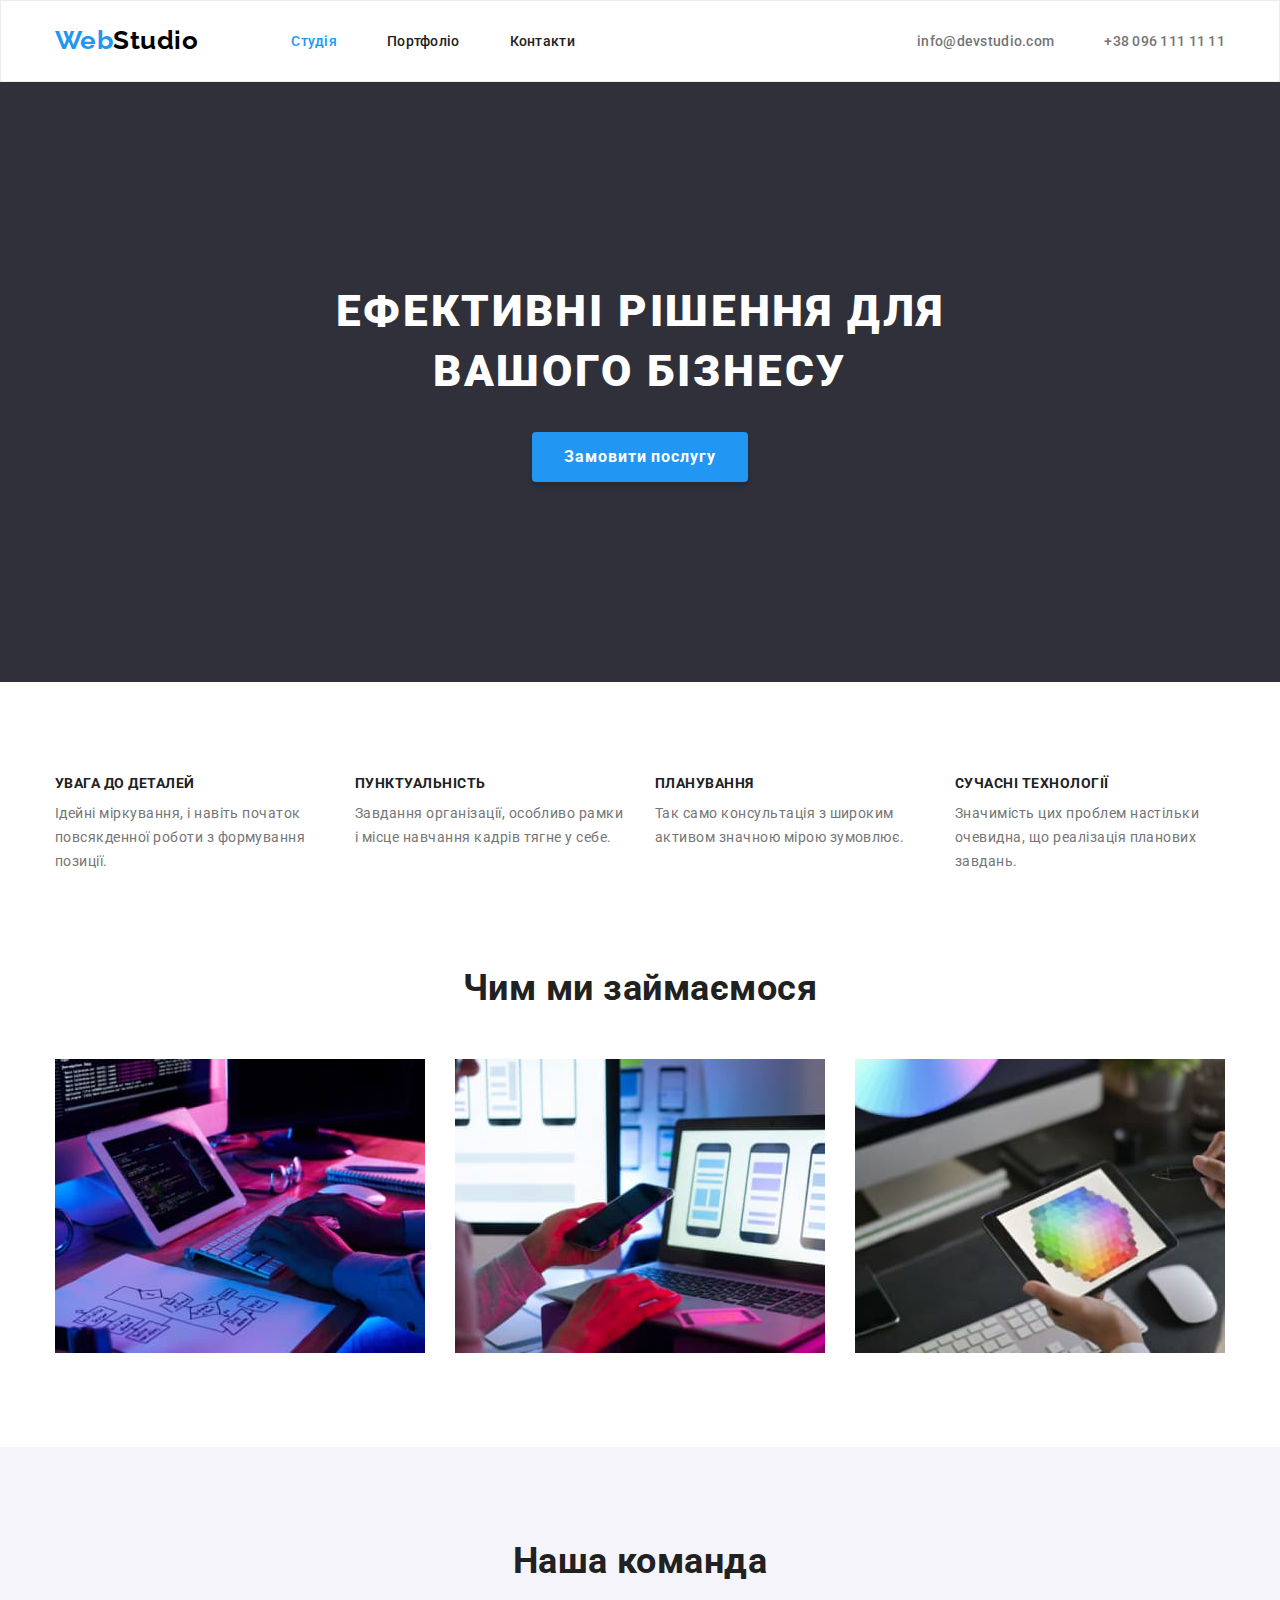
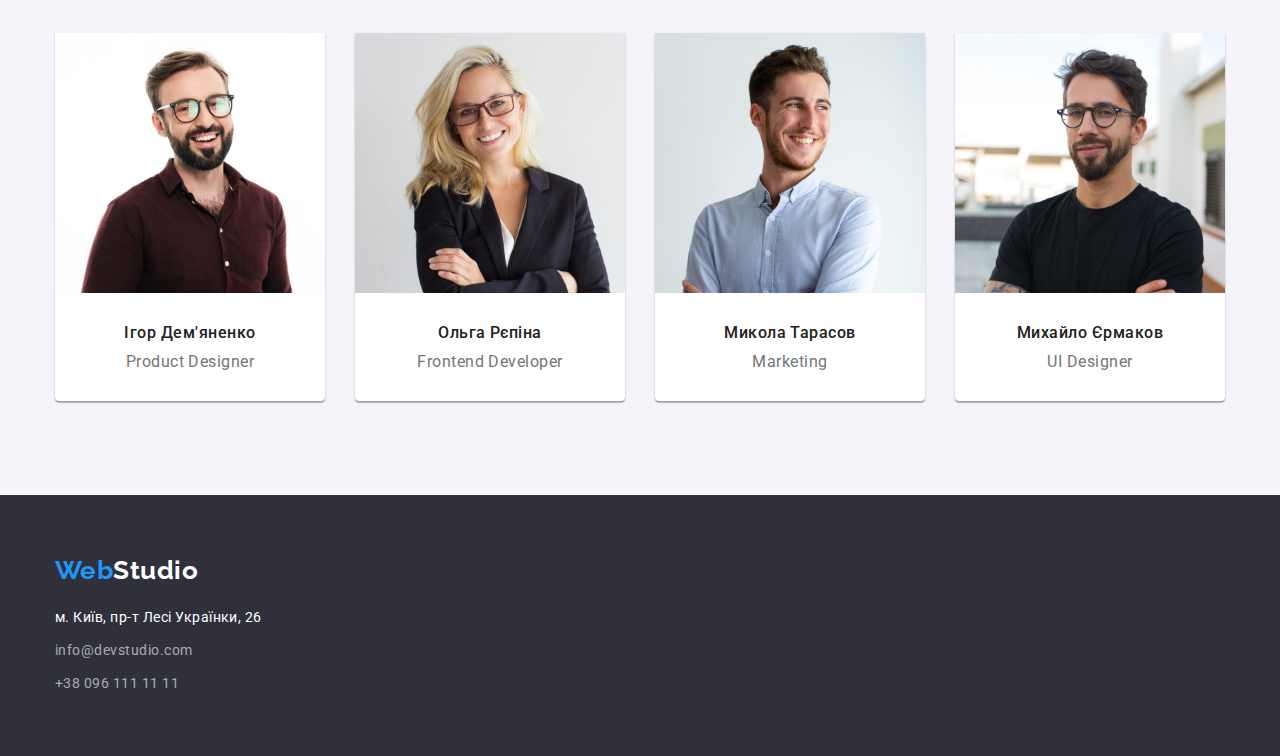
<file: index.html>
<!DOCTYPE html>
<html lang="uk">
  <head>
    <meta charset="UTF-8" />
    <meta name="viewport" content="width=device-width, initial-scale=1.0" />
    <title>Document</title>

    <link rel="preconnect" href="https://fonts.googleapis.com" />
    <link rel="preconnect" href="https://fonts.gstatic.com" crossorigin />
    <link
      href="https://fonts.googleapis.com/css2?family=Raleway:wght@700&family=Roboto:wght@400;500;700;900&display=swap"
      rel="stylesheet"
    />
    <link
      rel="stylesheet"
      href="https://cdnjs.cloudflare.com/ajax/libs/modern-normalize/0.6.0/modern-normalize.min.css"
    />
    <link rel="stylesheet" href="./css/styles.css" />
  </head>
  <!-- Шапка -->
  <body class="page">
    <header>
      <div class="container nav-container">
        <nav class="main-container">
          <a href="./index.html" class="header logo">
            <span>Web</span>Studio
          </a>

          <ul class="site-nav list">
            <li class="site-nav-item">
              <a href="./index.html" class="nav-link link current">Студія</a>
            </li>
            <li class="site-nav-item">
              <a href="./portfolio.html" class="nav-link link">Портфоліо</a>
            </li>
            <li class="site-nav-item">
              <a href="" class="nav-link link">Контакти</a>
            </li>
          </ul>
        </nav>
        <ul class="contact list">
          <li>
            <a href="mailto:info@devstudio.com" class="link mail"
              >info@devstudio.com</a
            >
          </li>
          <li>
            <a href="tel:+380961111111" class="link telefon"
              >+38 096 111 11 11</a
            >
          </li>
        </ul>
      </div>
    </header>

    <main>
      <!-- Герой -->
      <section class="section main-hero">
        <h1 class="hero-title">Ефективні рішення для вашого бізнесу</h1>
        <button class="button" type="button">Замовити послугу</button>
      </section>

      <!-- Переваги -->
      <section class="section benefit-section">
        <div class="container benefit-container">
          <!-- Заголовок h2 для хайду в майбутньому-->
          <h2 class="visually-hidden">Переваги компанії</h2>
          <ul class="list benefit-list">
            <li class="benefit-item">
              <h3 class="benefit-title">УВАГА ДО ДЕТАЛЕЙ</h3>
              <p class="benefit-text">
                Ідейні міркування, і навіть початок повсякденної роботи з
                формування позиції.
              </p>
            </li>

            <li class="benefit-item">
              <h3 class="benefit-title">ПУНКТУАЛЬНІСТЬ</h3>
              <p class="benefit-text">
                Завдання організації, особливо рамки і місце навчання кадрів
                тягне у себе.
              </p>
            </li>

            <li class="benefit-item">
              <h3 class="benefit-title">ПЛАНУВАННЯ</h3>
              <p class="benefit-text">
                Так само консультація з широким активом значною мірою зумовлює.
              </p>
            </li>

            <li class="benefit-item">
              <h3 class="benefit-title">СУЧАСНІ ТЕХНОЛОГІЇ</h3>
              <p class="benefit-text">
                Значимість цих проблем настільки очевидна, що реалізація
                планових завдань.
              </p>
            </li>
          </ul>
        </div>
      </section>

      <!--Сфера діяльності-->
      <section class="section works-section">
        <div class="container works-container">
          <h2 class="works-section-title">Чим ми займаємося</h2>
          <ul class="list list-works">
            <li>
              <img src="./images/image1.jpg" alt="Верстка сайту" width="370" />
            </li>

            <li>
              <img
                src="./images/image2.jpg"
                alt="Тестування сайту"
                width="370"
              />
            </li>

            <li>
              <img src="./images/image3.jpg" alt="Дизайн" width="370" />
            </li>
          </ul>
        </div>
      </section>

      <!-- Команда -->
      <section class="section team-section">
        <div class="container team-container">
          <h2 class="team-section-header">Наша команда</h2>

          <ul class="list list-team">
            <li class="list-team-item">
              <img src="./images/team1.jpg" alt="Спеціаліст 1" width="270" />
              <div class="team-section-card">
                <h3 class="team-section-title">Ігор Дем'яненко</h3>
                <p class="team-section-text" lang="en">Product Designer</p>
              </div>
            </li>

            <li class="list-team-item">
              <img src="./images/team2.jpg" alt="Спеціаліст 2" width="270" />
              <div class="team-section-card">
                <h3 class="team-section-title">Ольга Рєпіна</h3>
                <p class="team-section-text" lang="en">Frontend Developer</p>
              </div>
            </li>

            <li class="list-team-item">
              <img src="./images/team3.jpg" alt="Спеціаліст 3" width="270" />
              <div class="team-section-card">
                <h3 class="team-section-title">Микола Тарасов</h3>
                <p class="team-section-text" lang="en">Marketing</p>
              </div>
            </li>

            <li class="list-team-item">
              <img src="./images/team4.jpg" alt="Спеціаліст 4" width="270" />
              <div class="team-section-card">
                <h3 class="team-section-title">Михайло Єрмаков</h3>
                <p class="team-section-text" lang="en">UI Designer</p>
              </div>
            </li>
          </ul>
        </div>
      </section>
    </main>

    <!-- Footer -->
    <footer class="footer-section">
      <div class="footer-container">
        <a href="./index.html" class="footer logo"> <span>Web</span>Studio</a>
        <address>
          <ul class="list">
            <li class="footer-items">
              <a
                href="https://www.google.com.ua/maps/place/%D0%B1%D1%83%D0%BB%D1%8C%D0%B2%D0%B0%D1%80+%D0%9B%D0%B5%D1%81%D1%96+%D0%A3%D0%BA%D1%80%D0%B0%D1%97%D0%BD%D0%BA%D0%B8,+26,+%D0%9A%D0%B8%D1%97%D0%B2,+02000/@50.4265841,30.5361971,17z/data=!3m1!4b1!4m5!3m4!1s0x40d4cf0e033ecbe9:0x57a4dffefec77da0!8m2!3d50.4265807!4d30.5383858"
                class="address"
                target="_blank"
                rel="noopener noreferrer"
                >м. Київ, пр-т Лесі Українки, 26</a
              >
            </li>
            <li class="footer-items">
              <a href="mailto:info@devstudio.com" class="mail"
                >info@devstudio.com</a
              ><br />
            </li>
            <li class="footer-items">
              <a href="tel:+380961111111" class="telephone"
                >+38 096 111 11 11</a
              >
            </li>
          </ul>
        </address>
      </div>
    </footer>
  </body>
</html>
</file>
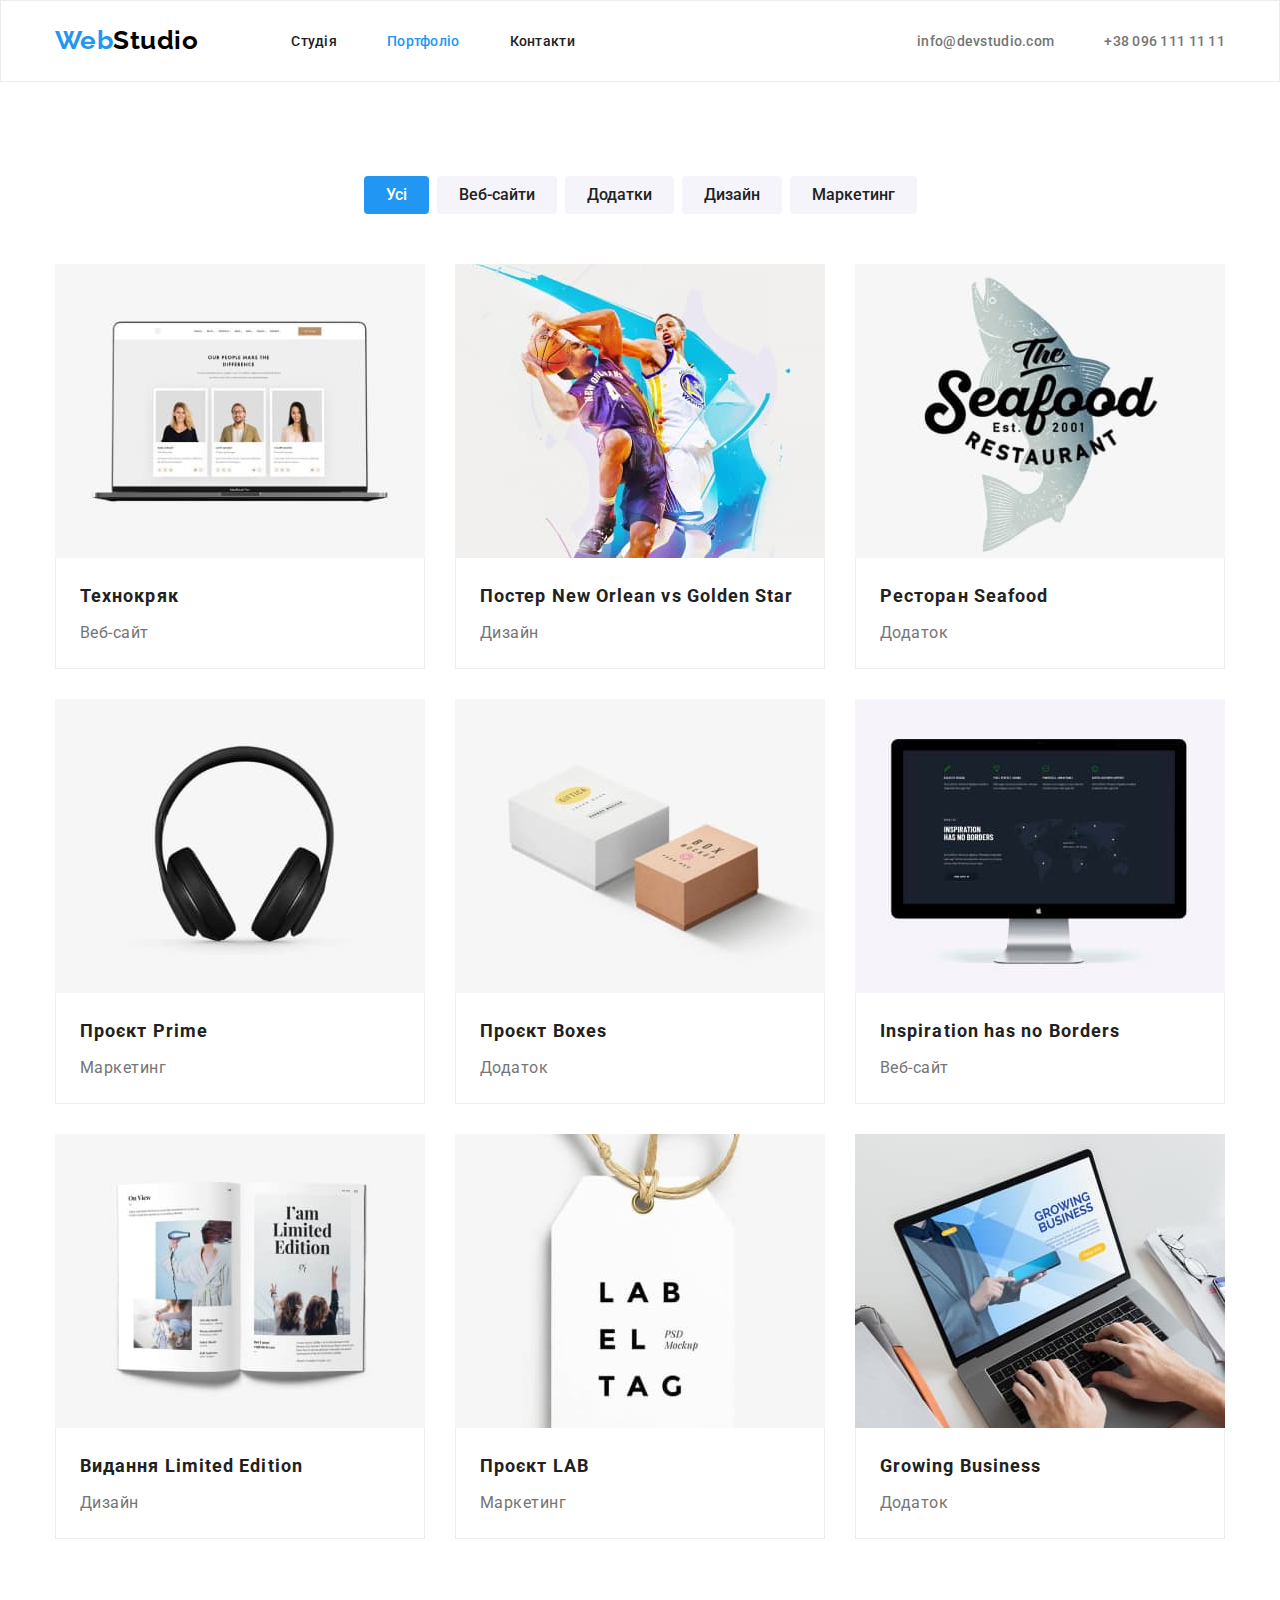
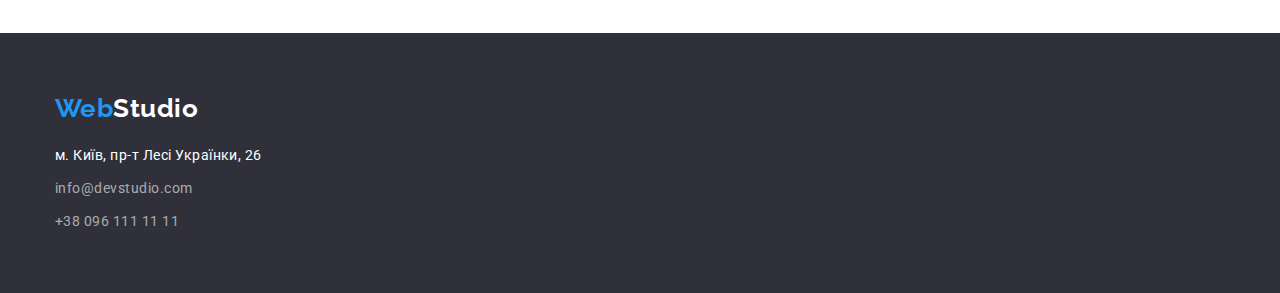
<file: portfolio.html>
<!DOCTYPE html>
<html lang="uk">
  <head>
    <meta charset="UTF-8" />
    <meta name="viewport" content="width=device-width, initial-scale=1.0" />
    <title>Document</title>

    <link rel="preconnect" href="https://fonts.googleapis.com" />
    <link rel="preconnect" href="https://fonts.gstatic.com" crossorigin />
    <link
      href="https://fonts.googleapis.com/css2?family=Raleway:wght@700&family=Roboto:wght@400;500;700;900&display=swap"
      rel="stylesheet"
    />
    <link
      rel="stylesheet"
      href="https://cdnjs.cloudflare.com/ajax/libs/modern-normalize/0.6.0/modern-normalize.min.css"
    />
    <link rel="stylesheet" href="./css/styles.css" />
  </head>
  <!-- Шапка -->
  <body class="page">
    <header>
      <div class="container nav-container">
        <nav class="main-container">
          <a href="./index.html" class="header logo">
            <span>Web</span>Studio
          </a>

          <ul class="site-nav list">
            <li class="site-nav-item">
              <a href="./index.html" class="nav-link link">Студія</a>
            </li>
            <li class="site-nav-item">
              <a href="./portfolio.html" class="nav-link link current"
                >Портфоліо</a
              >
            </li>
            <li class="site-nav-item">
              <a href="" class="nav-link link">Контакти</a>
            </li>
          </ul>
        </nav>
        <ul class="contact list">
          <li>
            <a href="mailto:info@devstudio.com" class="link mail"
              >info@devstudio.com</a
            >
          </li>
          <li>
            <a href="tel:+380961111111" class="link telefon"
              >+38 096 111 11 11</a
            >
          </li>
        </ul>
      </div>
    </header>
    <main class="container section portfolio">
      <!-- Заголовок для хайду в майбутньому -->
      <h1 class="portfolio-title visually-hidden">Наші роботи</h1>

      <div class="button-container">
        <ul class="list portfolio-filters">
          <li class="filter">
            <button class="filter-button current" type="button">Усі</button>
          </li>
          <li class="filter">
            <button class="filter-button" type="button">Веб-сайти</button>
          </li>
          <li class="filter">
            <button class="filter-button" type="button">Додатки</button>
          </li>
          <li class="filter">
            <button class="filter-button" type="button">Дизайн</button>
          </li>
          <li class="filter">
            <button class="filter-button" type="button">Маркетинг</button>
          </li>
        </ul>
      </div>

      <div class="portfolio-container">
        <ul class="list portfolio-list">
          <li class="portfolio-example">
            <a href="" class="portfolio-link">
              <img
                src="./images/portfolio1.jpg"
                alt="ноутбук"
                width="370"
                class="portfolio-image"
              />
              <div class="portfolio-card-border">
                <h2 class="portfolio-example-title">Технокряк</h2>
                <p class="portfolio-example-text">Веб-сайт</p>
              </div>
            </a>
          </li>

          <li class="portfolio-example">
            <a href="" class="portfolio-link">
              <img
                src="./images/portfolio2.jpg"
                alt="баскетбол"
                width="370"
                class="portfolio-image"
              />
              <div class="portfolio-card-border">
                <h2 class="portfolio-example-title">
                  Постер New Orlean vs Golden Star
                </h2>
                <p class="portfolio-example-text">Дизайн</p>
              </div>
            </a>
          </li>

          <li class="portfolio-example">
            <a href="" class="portfolio-link">
              <img
                src="./images/portfolio3.jpg"
                alt="ресторан"
                width="370"
                class="portfolio-image"
              />
              <div class="portfolio-card-border">
                <h2 class="portfolio-example-title">Ресторан Seafood</h2>
                <p class="portfolio-example-text">Додаток</p>
              </div>
            </a>
          </li>

          <li class="portfolio-example">
            <a href="" class="portfolio-link">
              <img
                src="./images/portfolio4.jpg"
                alt="навушники"
                width="370"
                class="portfolio-image"
              />
              <div class="portfolio-card-border">
                <h2 class="portfolio-example-title">Проєкт Prime</h2>
                <p class="portfolio-example-text">Маркетинг</p>
              </div>
            </a>
          </li>

          <li class="portfolio-example">
            <a href="" class="portfolio-link">
              <img
                src="./images/portfolio5.jpg"
                alt="коробки"
                width="370"
                class="portfolio-image"
              />
              <div class="portfolio-card-border">
                <h2 class="portfolio-example-title">Проєкт Boxes</h2>
                <p class="portfolio-example-text">Додаток</p>
              </div>
            </a>
          </li>

          <li class="portfolio-example">
            <a href="" class="portfolio-link">
              <img
                src="./images/portfolio6.jpg"
                alt="монітор"
                width="370"
                class="portfolio-image"
              />
              <div class="portfolio-card-border">
                <h2 class="portfolio-example-title">
                  Inspiration has no Borders
                </h2>
                <p class="portfolio-example-text">Веб-сайт</p>
              </div>
            </a>
          </li>

          <li class="portfolio-example">
            <a href="" class="portfolio-link">
              <img
                src="./images/portfolio7.jpg"
                alt="книга"
                width="370"
                class="portfolio-image"
              />
              <div class="portfolio-card-border">
                <h2 class="portfolio-example-title">Видання Limited Edition</h2>
                <p class="portfolio-example-text">Дизайн</p>
              </div>
            </a>
          </li>

          <li class="portfolio-example">
            <a href="" class="portfolio-link">
              <img
                src="./images/portfolio8.jpg"
                alt="бірка"
                width="370"
                class="portfolio-image"
              />
              <div class="portfolio-card-border">
                <h2 class="portfolio-example-title">Проєкт LAB</h2>
                <p class="portfolio-example-text">Маркетинг</p>
              </div>
            </a>
          </li>
          <li class="portfolio-example">
            <a href="" class="portfolio-link">
              <img
                src="./images/portfolio9.jpg"
                alt="ноутбук"
                width="370"
                class="portfolio-image"
              />
              <div class="portfolio-card-border">
                <h2 class="portfolio-example-title">Growing Business</h2>
                <p class="portfolio-example-text">Додаток</p>
              </div>
            </a>
          </li>
        </ul>
      </div>
    </main>

    <!-- Footer -->
    <footer class="footer-section">
      <div class="footer-container">
        <a href="./index.html" class="footer logo"> <span>Web</span>Studio</a>
        <address>
          <ul class="list">
            <li class="footer-items">
              <a
                href="https://www.google.com.ua/maps/place/%D0%B1%D1%83%D0%BB%D1%8C%D0%B2%D0%B0%D1%80+%D0%9B%D0%B5%D1%81%D1%96+%D0%A3%D0%BA%D1%80%D0%B0%D1%97%D0%BD%D0%BA%D0%B8,+26,+%D0%9A%D0%B8%D1%97%D0%B2,+02000/@50.4265841,30.5361971,17z/data=!3m1!4b1!4m5!3m4!1s0x40d4cf0e033ecbe9:0x57a4dffefec77da0!8m2!3d50.4265807!4d30.5383858"
                class="address"
                target="_blank"
                rel="noopener noreferrer"
                >м. Київ, пр-т Лесі Українки, 26</a
              >
            </li>
            <li class="footer-items">
              <a href="mailto:info@devstudio.com" class="mail"
                >info@devstudio.com</a
              ><br />
            </li>
            <li class="footer-items">
              <a href="tel:+380961111111" class="telephone"
                >+38 096 111 11 11</a
              >
            </li>
          </ul>
        </address>
      </div>
    </footer>
  </body>
</html>
</file>
<file: css/styles.css>
:root {
  --primary-text-color: #212121;
  --secondary-text-color: #757575;
  --primary-hover-color: #2196f3;
  --logo-color-blue: #2196f3;
  --logo-color-black: #000000;
  --primary-white-color: #ffffff;
  --email-telephone-text-color: rgba(255, 255, 255, 0.6);
  --hero-background-color: #2f303a;
  --secondary-background-color: #ffffff;
  --team-background-color: #f5f4fa;
}

body {
  background-color: var(--primary-white-color);
  color: var(--primary-text-color);

  font-family: Roboto, sans-serif;
  letter-spacing: 0.03em;
}

.list {
  padding: 0;
  margin: 0;
  list-style: none;
}

.container {
  margin-left: auto;
  margin-right: auto;
  width: 1200px;
  padding-left: 15px;
  padding-right: 15px;
}

.section {
  padding-bottom: 94px;
  padding-top: 94px;
}

img {
  display: block;
}

h1,
h2,
h3,
p {
  margin: 0;
}

/* --------------- Header ------------------ */

.logo {
  font-family: Raleway, sans-serif;
  font-weight: 700;
  font-size: 26px;
  line-height: 1.2;
  text-decoration: none;
}

.logo span {
  color: var(--logo-color-blue);
}

.header.logo {
  color: var(--logo-color-black);
  margin-right: 93px;
  padding-top: 24px;
  padding-bottom: 25px;
}

.footer.logo {
  color: var(--primary-white-color);
}

header {
  border: 1px solid #ececec;
}
/* ---------------- nav design --------------- */

.nav-container {
  display: flex;
  justify-content: space-between;
  align-items: center;
}

.main-container {
  display: flex;
  align-items: center;
}
.site-nav {
  display: flex;
}

.site-nav .link {
  color: var(--primary-text-color);

  font-weight: 500;
  font-size: 14px;
  line-height: 1.14;
  letter-spacing: 0.02em;
  text-decoration: none;
  padding-bottom: 32px;
  padding-top: 32px;
}

.site-nav-item:not(:last-child) {
  margin-right: 50px;
}

.site-nav .link:hover,
.site-nav .link:focus {
  color: var(--primary-hover-color);
}

.site-nav .link.current {
  color: var(--primary-hover-color);
}

/* --------------- contact design -------------- */

.contact {
  display: flex;
}

.mail {
  margin-right: 50px;
}

.contact .link {
  color: var(--secondary-text-color);
  font-weight: 500;
  font-size: 14px;
  line-height: 1.14;
  letter-spacing: 0.02em;
  text-decoration: none;
  padding-top: 32px;
  padding-bottom: 32px;
}

.contact .link:hover,
.contact .link:focus {
  color: var(--primary-hover-color);
}

/* -------------- HERO ----------------- */

.main-hero {
  background: var(--hero-background-color);
  text-align: center;
  padding-top: 200px;
  padding-bottom: 200px;
}

.hero-title {
  color: var(--primary-white-color);
  font-weight: 900;
  font-size: 44px;
  line-height: 1.36;
  text-align: center;
  letter-spacing: 0.06em;
  text-transform: uppercase;
  margin-left: auto;
  margin-right: auto;
  margin-bottom: 30px;
  width: 696px;
}

.button {
  font-family: inherit;
  font-weight: 700;
  font-size: 16px;
  line-height: 1.88;
  align-items: center;
  text-align: center;
  letter-spacing: 0.06em;
  border: none;

  cursor: pointer;
  display: block;
  margin-top: 30px;
  margin-right: auto;
  margin-left: auto;
  min-width: 216px;
  padding: 10px 32px;
  border-radius: 4px;
  box-shadow: 0px 4px 4px rgba(0, 0, 0, 0.15);

  background-color: var(--primary-hover-color);
  color: var(--primary-white-color);
}

.button:focus,
.button:hover {
  background-color: var(--primary-hover-color);
  color: var(--primary-white-color);
}

/* --------------  benefit section ------------ */

.visually-hidden {
  position: absolute;
  width: 1px;
  height: 1px;
  margin: -1px;
  border: 0;
  padding: 0;

  white-space: nowrap;
  clip-path: inset(100%);
  clip: rect(0 0 0 0);
  overflow: hidden;
}

.benefit-section {
  padding-top: 94px;
  padding-bottom: 94px;
}

.benefit-container {
  width: 1200px;
  margin: 0 auto;
  padding: 0 15px;
}

.benefit-list {
  display: flex;
  justify-content: space-between;
  gap: 30px;
}

.benefit-item {
  flex-basis: calc((100% - 90px) / 4);
}

.benefit-title {
  font-weight: 700;
  font-size: 14px;
  line-height: 1.14;
  text-transform: uppercase;
  margin-bottom: 10px;
}

.benefit-text {
  color: var(--secondary-text-color);
  font-size: 14px;
  line-height: 1.71;
}

/* ----------------WORKS section ------------- */

.works-section {
  padding-top: 0;
}

.list-works {
  display: flex;
  /* gap: 30px; */
  justify-content: space-between;
}

.works-section-title {
  font-weight: 700;
  font-size: 36px;
  line-height: 1.16;
  text-align: center;
  margin-bottom: 50px;
}

/* --------------- TEAM section ---------------*/

.list-team {
  display: flex;
  gap: 30px;
}

.list-team-item {
  background-color: var(--primary-white-color);
  justify-content: space-between;
  flex-basis: calc((100% - 90px) / 4);
  box-shadow: 0px 1px 3px rgba(0, 0, 0, 0.12), 0px 1px 1px rgba(0, 0, 0, 0.14),
    0px 2px 1px rgba(0, 0, 0, 0.2);
  border-radius: 0px 0px 4px 4px;
}

.team-section-header {
  font-weight: 700;
  font-size: 36px;
  line-height: 1.16;
  text-align: center;
  margin-bottom: 50px;
}

.team-section-card {
  padding: 30px;
}

.team-section-title {
  font-weight: 500;
  font-size: 16px;
  line-height: 1.19;
  text-align: center;
  margin-bottom: 10px;
}

.team-section-text {
  color: var(--secondary-text-color);
  font-size: 16px;
  line-height: 1.19;
  text-align: center;
}

/* background for main section */

.benefit-section,
.works-section {
  background: var(--secondary-background-color);
}

.team-section {
  background: var(--team-background-color);
}

/* footer */

.footer.logo {
  display: block;
  margin-bottom: 20px;
}

.footer-items:not(:last-child) {
  margin-bottom: 9px;
}

.address {
  color: var(--primary-white-color);
  font-size: 14px;
  line-height: 1.7;
  font-style: normal;
  text-decoration: none;
}

.address:hover,
.address:focus {
  color: var(--primary-white-color);
}

.mail,
.telephone {
  color: var(--email-telephone-text-color);
  font-size: 14px;
  line-height: 1.7;
  font-style: normal;
  text-decoration: none;
}

.mail:hover,
.telephone:hover,
.mail:focus,
.telephone:focus {
  color: var(--email-telephone-text-color);
}

.footer-container {
  margin-left: auto;
  margin-right: auto;
  width: 1200px;
  padding-left: 15px;
  padding-right: 15px;
}

.footer-section {
  background: var(--hero-background-color);
  padding-bottom: 60px;
  padding-top: 60px;
}

/* PORTFOLIO PAGE */

.portfolio {
  background-color: var(--secondary-background-color);
  width: 1200px;
  padding-left: 15px;
  padding-right: 15px;
}

.portfolio-filters {
  display: flex;
  gap: 8px;
  justify-content: center;
  margin-bottom: 50px;
}

.filter {
  display: block;
}

.filter-button {
  display: block;
  font-family: inherit;
  font-style: inherit;
  font-weight: 500;
  font-size: 16px;
  line-height: 1.62;
  text-align: center;
  border: none;

  cursor: pointer;

  background-color: var(--team-background-color);
  color: var(--primary-text-color);
  padding: 6px 22px;
  border-radius: 4px;
}

.filter-button:hover,
.filter-button:focus {
  background-color: var(--primary-hover-color);
  color: var(--primary-white-color);
  box-shadow: 0px 3px 1px rgba(0, 0, 0, 0.1), 0px 1px 2px rgba(0, 0, 0, 0.08),
    0px 2px 2px rgba(0, 0, 0, 0.12);
}

.filter-button.current {
  background-color: var(--primary-hover-color);
  color: var(--primary-white-color);
}

.portfolio-list {
  display: flex;
  flex-wrap: wrap;
  gap: 30px;
  justify-content: center;
}

.portfolio-link {
  text-decoration: none;
}

.portfolio-example {
  background-color: var(--primary-white-color);
  flex-basis: ((100% - 90) / 3);
}

.portfolio-card-border {
  padding: 20px 24px;
  border-bottom: 1px solid #eeeeee;
  border-right: 1px solid #eeeeee;
  border-left: 1px solid #eeeeee;
}

.portfolio-example-title {
  color: var(--primary-text-color);
  font-weight: 700;
  font-size: 18px;
  line-height: 2;
  letter-spacing: 0.06em;
}

.portfolio-example-text {
  color: var(--secondary-text-color);
  font-size: 16px;
  line-height: 1.87;
  margin-top: 4px;
}

.portfolio-filters,
.portfolio-list {
  list-style: none;
}
</file>
